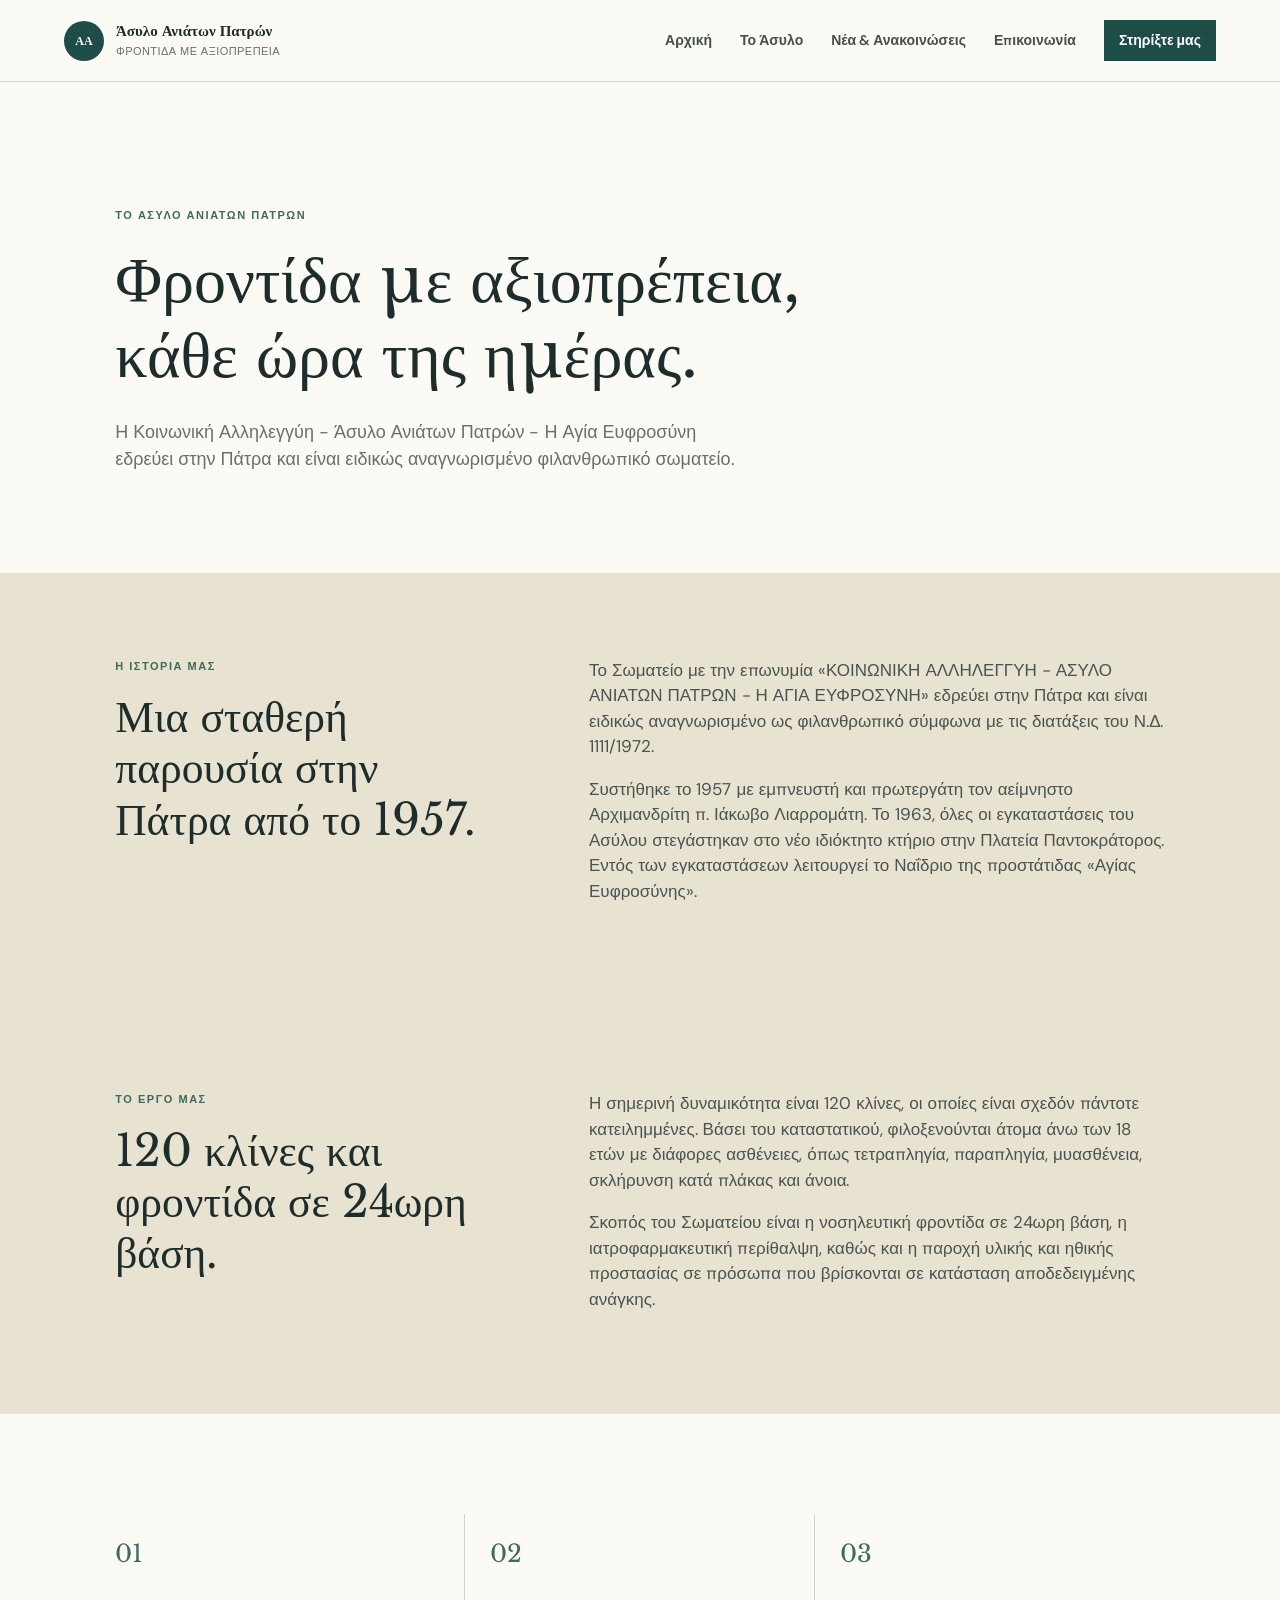
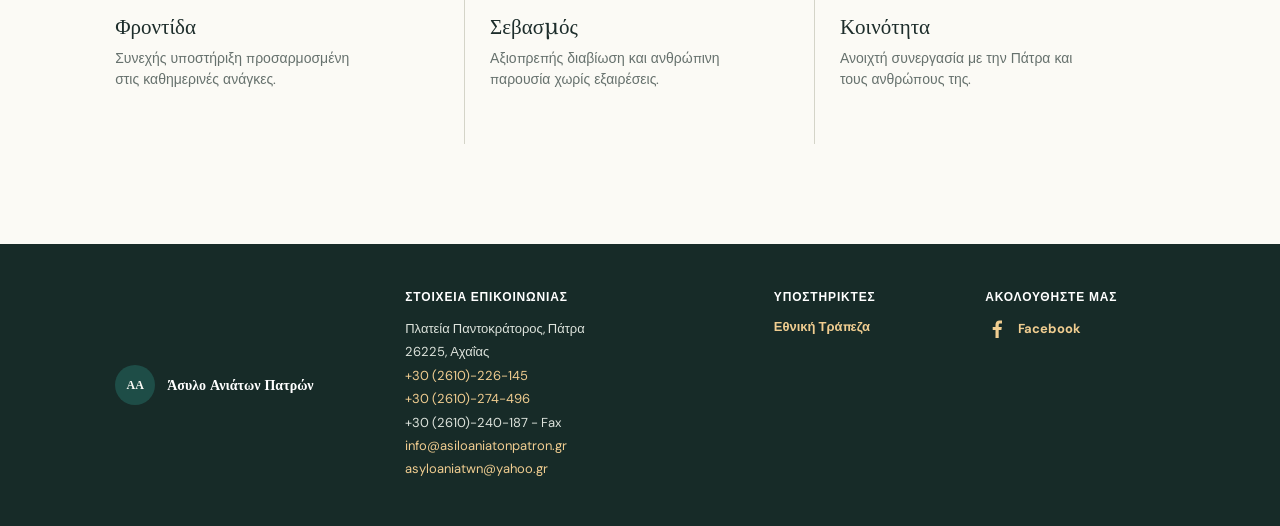
<file: about.html>
<!doctype html>
<html lang="el">
<head><meta charset="UTF-8" /><meta name="viewport" content="width=device-width, initial-scale=1.0" /><meta name="description" content="Το Άσυλο Ανιάτων Πατρών" /><title>Το Άσυλο | Άσυλο Ανιάτων Πατρών</title><link rel="preconnect" href="https://fonts.googleapis.com" /><link rel="preconnect" href="https://fonts.gstatic.com" crossorigin /><link href="https://fonts.googleapis.com/css2?family=DM+Sans:wght@400;500;600;700&family=Libre+Baskerville:wght@400;700&display=swap" rel="stylesheet" /><link rel="stylesheet" href="styles.css" /></head>
<body>
<header class="site-header"><a class="brand" href="index.html"><span class="brand-mark">ΑΑ</span><span>Άσυλο Ανιάτων Πατρών<small>Φροντίδα με αξιοπρέπεια</small></span></a><button class="nav-toggle" type="button" aria-label="Άνοιγμα μενού" aria-expanded="false"><span></span><span></span></button><nav class="main-nav" aria-label="Κύρια πλοήγηση"><a href="index.html">Αρχική</a><a class="active" href="about.html">Το Άσυλο</a><a href="news.html">Νέα & Ανακοινώσεις</a><a href="contact.html">Επικοινωνία</a><a class="nav-support" href="support.html">Στηρίξτε μας</a></nav></header>
<main><section class="page-hero"><p class="eyebrow">Το Άσυλο Ανιάτων Πατρών</p><h1>Φροντίδα με αξιοπρέπεια, κάθε ώρα της ημέρας.</h1><p>Η Κοινωνική Αλληλεγγύη - Άσυλο Ανιάτων Πατρών - Η Αγία Ευφροσύνη εδρεύει στην Πάτρα και είναι ειδικώς αναγνωρισμένο φιλανθρωπικό σωματείο.</p></section><section class="story-layout"><div><p class="eyebrow">Η ιστορία μας</p><h2>Μια σταθερή παρουσία στην Πάτρα από το 1957.</h2></div><div class="story-copy"><p>Το Σωματείο με την επωνυμία «ΚΟΙΝΩΝΙΚΗ ΑΛΛΗΛΕΓΓΥΗ - ΑΣΥΛΟ ΑΝΙΑΤΩΝ ΠΑΤΡΩΝ - Η ΑΓΙΑ ΕΥΦΡΟΣΥΝΗ» εδρεύει στην Πάτρα και είναι ειδικώς αναγνωρισμένο ως φιλανθρωπικό σύμφωνα με τις διατάξεις του Ν.Δ. 1111/1972.</p><p>Συστήθηκε το 1957 με εμπνευστή και πρωτεργάτη τον αείμνηστο Αρχιμανδρίτη π. Ιάκωβο Λιαρρομάτη. Το 1963, όλες οι εγκαταστάσεις του Ασύλου στεγάστηκαν στο νέο ιδιόκτητο κτήριο στην Πλατεία Παντοκράτορος. Εντός των εγκαταστάσεων λειτουργεί το Ναΐδριο της προστάτιδας «Αγίας Ευφροσύνης».</p></div></section><section class="story-layout"><div><p class="eyebrow">Το έργο μας</p><h2>120 κλίνες και φροντίδα σε 24ωρη βάση.</h2></div><div class="story-copy"><p>Η σημερινή δυναμικότητα είναι 120 κλίνες, οι οποίες είναι σχεδόν πάντοτε κατειλημμένες. Βάσει του καταστατικού, φιλοξενούνται άτομα άνω των 18 ετών με διάφορες ασθένειες, όπως τετραπληγία, παραπληγία, μυασθένεια, σκλήρυνση κατά πλάκας και άνοια.</p><p>Σκοπός του Σωματείου είναι η νοσηλευτική φροντίδα σε 24ωρη βάση, η ιατροφαρμακευτική περίθαλψη, καθώς και η παροχή υλικής και ηθικής προστασίας σε πρόσωπα που βρίσκονται σε κατάσταση αποδεδειγμένης ανάγκης.</p></div></section><section class="values"><article><span>01</span><h3>Φροντίδα</h3><p>Συνεχής υποστήριξη προσαρμοσμένη στις καθημερινές ανάγκες.</p></article><article><span>02</span><h3>Σεβασμός</h3><p>Αξιοπρεπής διαβίωση και ανθρώπινη παρουσία χωρίς εξαιρέσεις.</p></article><article><span>03</span><h3>Κοινότητα</h3><p>Ανοιχτή συνεργασία με την Πάτρα και τους ανθρώπους της.</p></article></section></main>
<footer><div class="footer-brand"><span class="brand-mark">ΑΑ</span><strong>Άσυλο Ανιάτων Πατρών</strong></div><div class="footer-column"><h2>Στοιχεία Επικοινωνίας</h2><address>Πλατεία Παντοκράτορος, Πάτρα<br />26225, Αχαΐας<br /><a href="tel:+302610226145">+30 (2610)-226-145</a><br /><a href="tel:+302610274496">+30 (2610)-274-496</a><br />+30 (2610)-240-187 - Fax<br /><a href="mailto:info@asiloaniatonpatron.gr">info@asiloaniatonpatron.gr</a><br /><a href="mailto:asyloaniatwn@yahoo.gr">asyloaniatwn@yahoo.gr</a></address></div><div class="footer-column"><h2>Υποστηρικτές</h2><a class="supporter-link" href="https://www.nbg.gr/" target="_blank" rel="noreferrer">Εθνική Τράπεζα</a></div><div class="footer-column"><h2>Ακολουθήστε μας</h2><a class="facebook-link" href="https://www.facebook.com/asiloaniatonpatron" target="_blank" rel="noreferrer" aria-label="Ακολουθήστε το Άσυλο Ανιάτων Πατρών στο Facebook"><svg viewBox="0 0 24 24" aria-hidden="true"><path d="M13.7 21v-8h2.7l.4-3.1h-3.1V7.9c0-.9.3-1.5 1.6-1.5h1.7V3.6c-.3 0-1.3-.1-2.4-.1-2.4 0-4.1 1.5-4.1 4.2v2.2H7.7V13h2.8v8h3.2Z" /></svg><span>Facebook</span></a></div></footer><script src="site.js"></script>
</body></html>
</file>
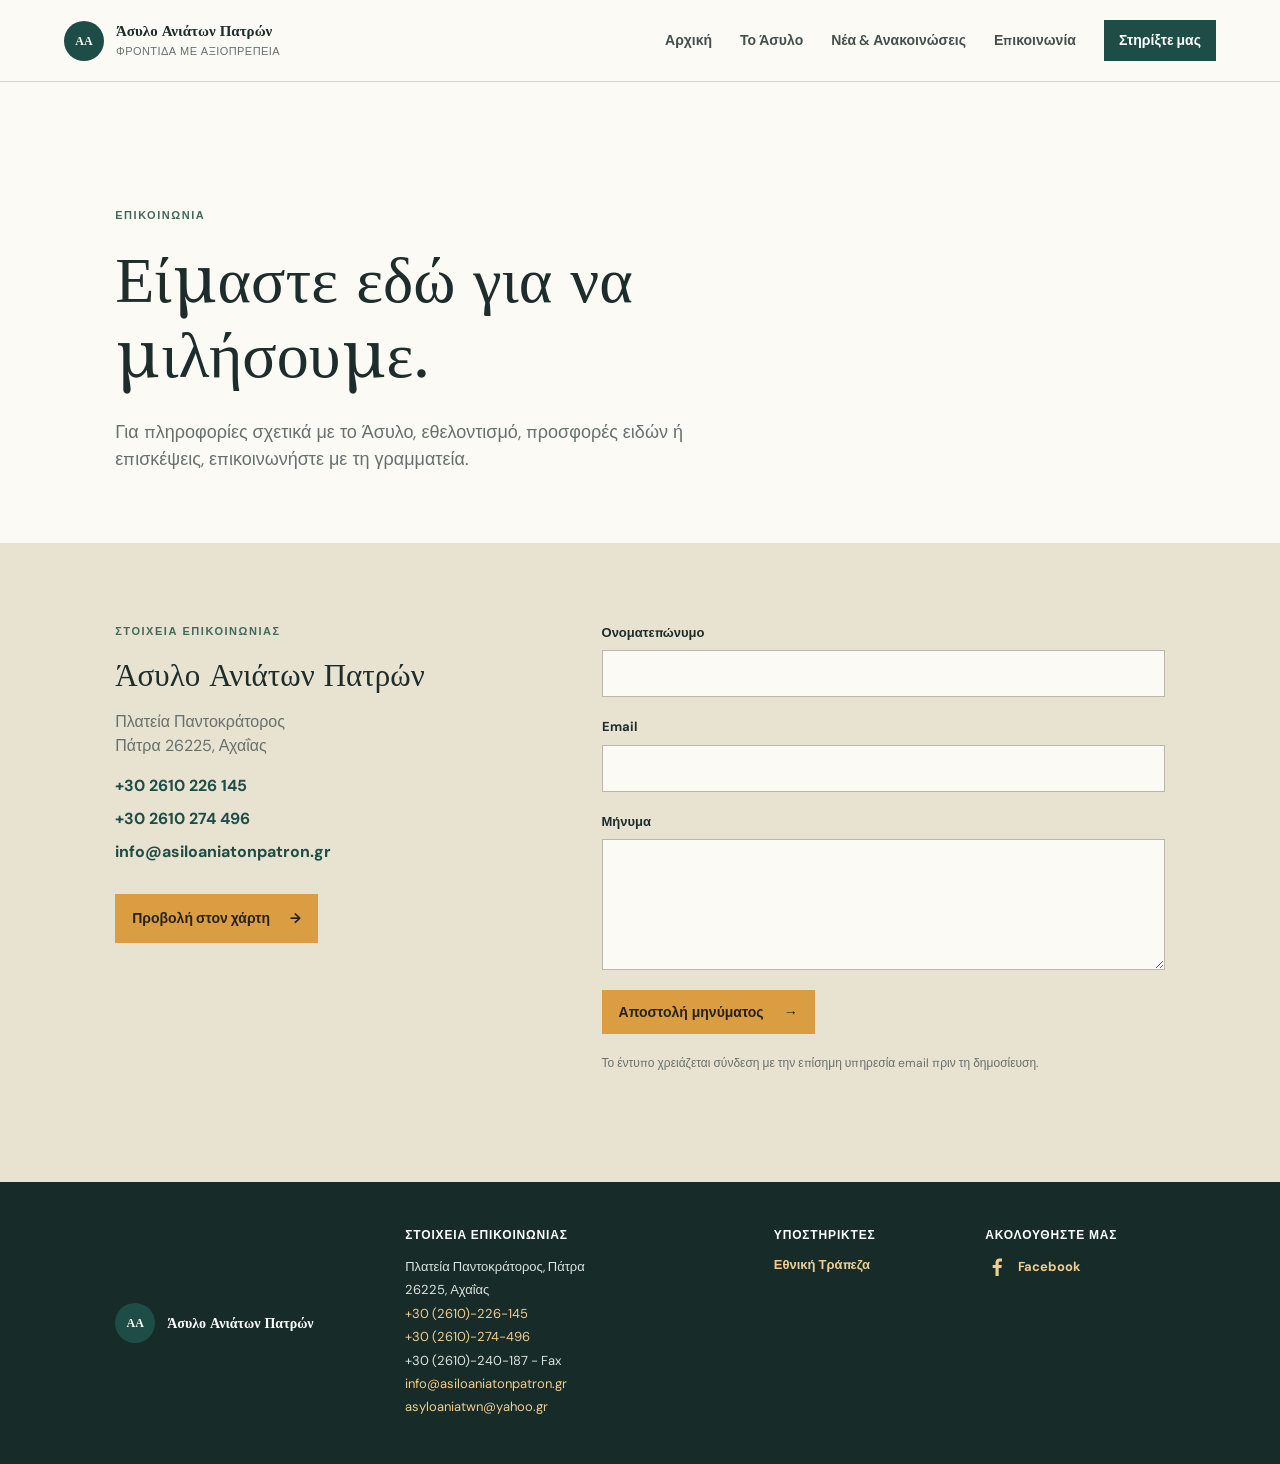
<file: contact.html>
<!doctype html>
<html lang="el">
<head><meta charset="UTF-8" /><meta name="viewport" content="width=device-width, initial-scale=1.0" /><meta name="description" content="Επικοινωνία με το Άσυλο Ανιάτων Πατρών" /><title>Επικοινωνία | Άσυλο Ανιάτων Πατρών</title><link rel="preconnect" href="https://fonts.googleapis.com" /><link rel="preconnect" href="https://fonts.gstatic.com" crossorigin /><link href="https://fonts.googleapis.com/css2?family=DM+Sans:wght@400;500;600;700&family=Libre+Baskerville:wght@400;700&display=swap" rel="stylesheet" /><link rel="stylesheet" href="styles.css" /></head>
<body>
<header class="site-header"><a class="brand" href="index.html"><span class="brand-mark">ΑΑ</span><span>Άσυλο Ανιάτων Πατρών<small>Φροντίδα με αξιοπρέπεια</small></span></a><button class="nav-toggle" type="button" aria-label="Άνοιγμα μενού" aria-expanded="false"><span></span><span></span></button><nav class="main-nav" aria-label="Κύρια πλοήγηση"><a href="index.html">Αρχική</a><a href="about.html">Το Άσυλο</a><a href="news.html">Νέα & Ανακοινώσεις</a><a class="active" href="contact.html">Επικοινωνία</a><a class="nav-support" href="support.html">Στηρίξτε μας</a></nav></header>
<main><section class="page-hero compact"><p class="eyebrow">Επικοινωνία</p><h1>Είμαστε εδώ για να μιλήσουμε.</h1><p>Για πληροφορίες σχετικά με το Άσυλο, εθελοντισμό, προσφορές ειδών ή επισκέψεις, επικοινωνήστε με τη γραμματεία.</p></section><section class="contact-layout"><div class="contact-details"><p class="eyebrow">Στοιχεία επικοινωνίας</p><h2>Άσυλο Ανιάτων Πατρών</h2><p>Πλατεία Παντοκράτορος<br />Πάτρα 26225, Αχαΐας</p><a href="tel:+302610226145">+30 2610 226 145</a><a href="tel:+302610274496">+30 2610 274 496</a><a href="mailto:info@asiloaniatonpatron.gr">info@asiloaniatonpatron.gr</a><a class="button button-primary" href="https://www.google.com/maps/search/?api=1&query=Πλατεία+Παντοκράτορος,+Πάτρα" target="_blank" rel="noreferrer">Προβολή στον χάρτη <span aria-hidden="true">→</span></a></div><form class="contact-form"><label>Ονοματεπώνυμο<input required name="name" autocomplete="name" /></label><label>Email<input required type="email" name="email" autocomplete="email" /></label><label>Μήνυμα<textarea required name="message" rows="5"></textarea></label><button class="button button-primary" type="submit">Αποστολή μηνύματος <span aria-hidden="true">→</span></button><p class="form-note">Το έντυπο χρειάζεται σύνδεση με την επίσημη υπηρεσία email πριν τη δημοσίευση.</p></form></section></main>
<footer><div class="footer-brand"><span class="brand-mark">ΑΑ</span><strong>Άσυλο Ανιάτων Πατρών</strong></div><div class="footer-column"><h2>Στοιχεία Επικοινωνίας</h2><address>Πλατεία Παντοκράτορος, Πάτρα<br />26225, Αχαΐας<br /><a href="tel:+302610226145">+30 (2610)-226-145</a><br /><a href="tel:+302610274496">+30 (2610)-274-496</a><br />+30 (2610)-240-187 - Fax<br /><a href="mailto:info@asiloaniatonpatron.gr">info@asiloaniatonpatron.gr</a><br /><a href="mailto:asyloaniatwn@yahoo.gr">asyloaniatwn@yahoo.gr</a></address></div><div class="footer-column"><h2>Υποστηρικτές</h2><a class="supporter-link" href="https://www.nbg.gr/" target="_blank" rel="noreferrer">Εθνική Τράπεζα</a></div><div class="footer-column"><h2>Ακολουθήστε μας</h2><a class="facebook-link" href="https://www.facebook.com/asiloaniatonpatron" target="_blank" rel="noreferrer" aria-label="Ακολουθήστε το Άσυλο Ανιάτων Πατρών στο Facebook"><svg viewBox="0 0 24 24" aria-hidden="true"><path d="M13.7 21v-8h2.7l.4-3.1h-3.1V7.9c0-.9.3-1.5 1.6-1.5h1.7V3.6c-.3 0-1.3-.1-2.4-.1-2.4 0-4.1 1.5-4.1 4.2v2.2H7.7V13h2.8v8h3.2Z" /></svg><span>Facebook</span></a></div></footer><script src="site.js"></script>
</body></html>
</file>
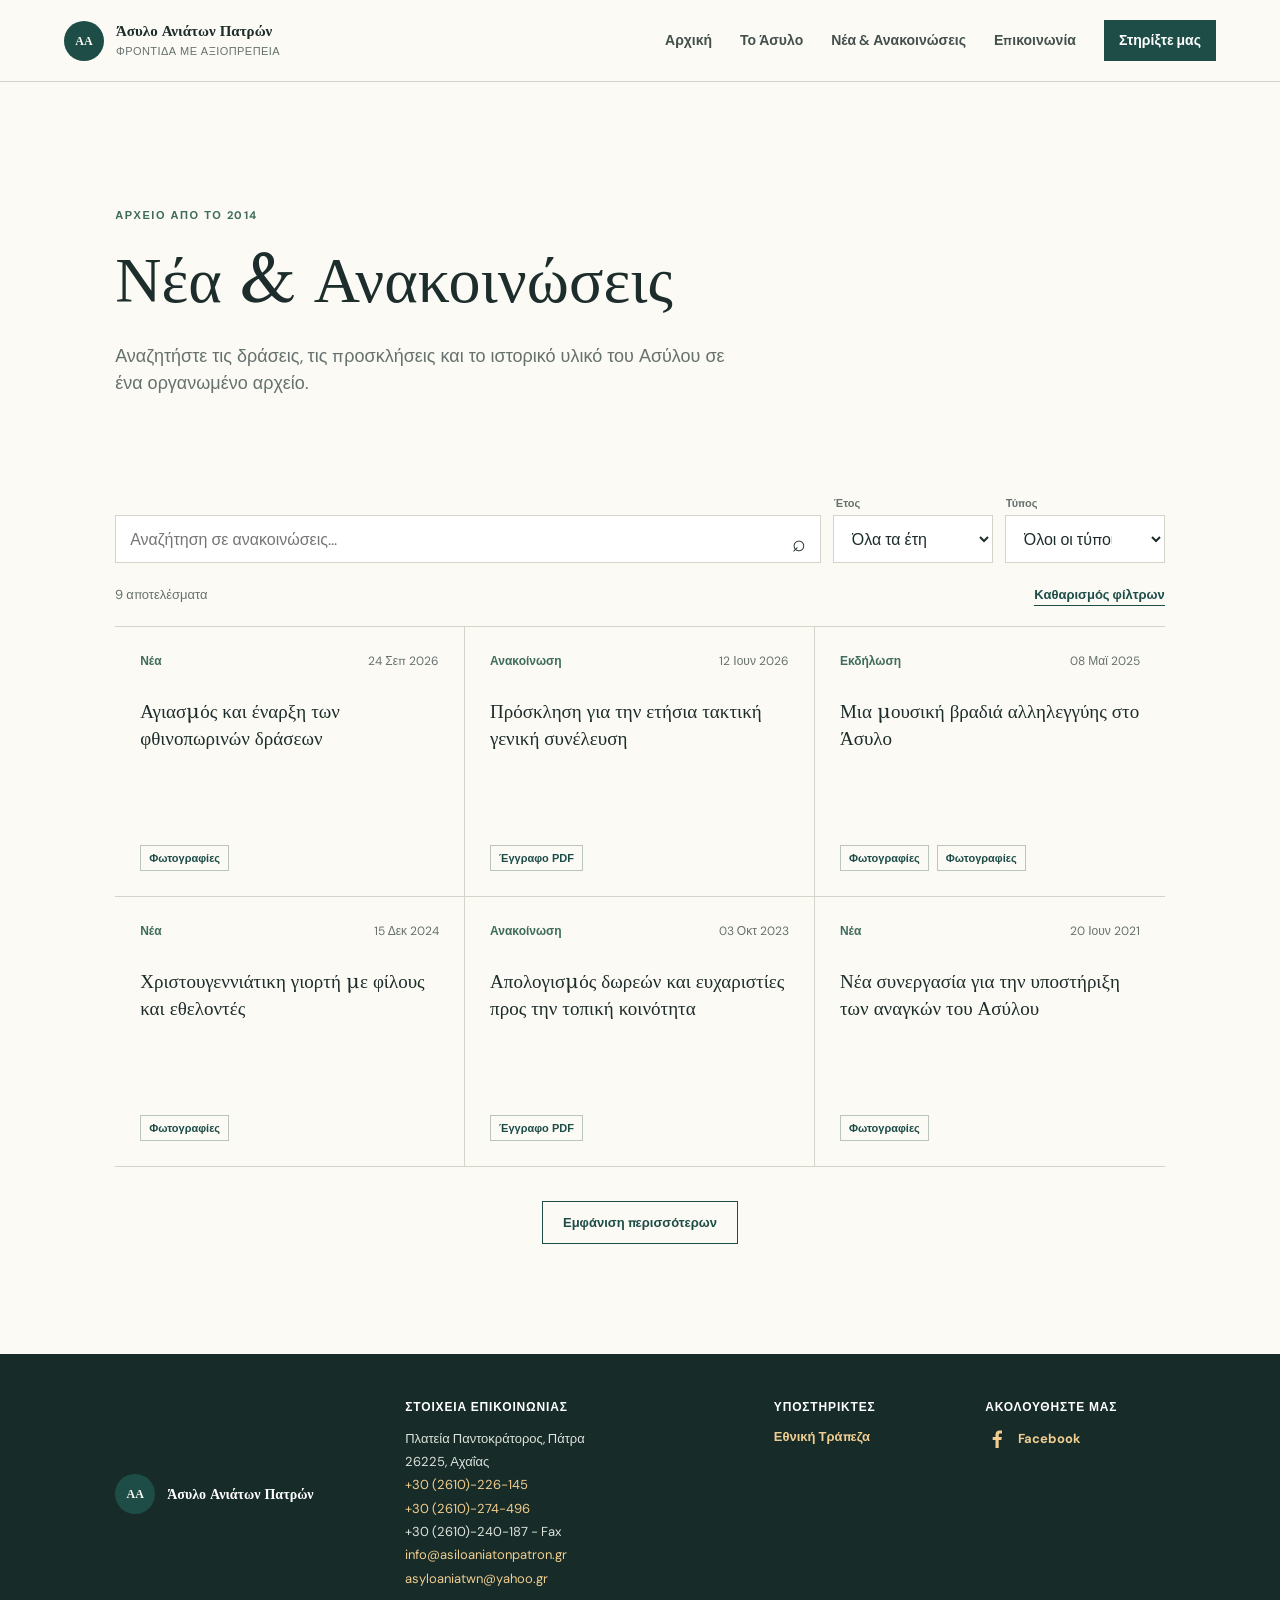
<file: news.html>
<!doctype html>
<html lang="el">
<head><meta charset="UTF-8" /><meta name="viewport" content="width=device-width, initial-scale=1.0" /><meta name="description" content="Νέα και ανακοινώσεις του Ασύλου Ανιάτων Πατρών" /><title>Νέα & Ανακοινώσεις | Άσυλο Ανιάτων Πατρών</title><link rel="preconnect" href="https://fonts.googleapis.com" /><link rel="preconnect" href="https://fonts.gstatic.com" crossorigin /><link href="https://fonts.googleapis.com/css2?family=DM+Sans:wght@400;500;600;700&family=Libre+Baskerville:wght@400;700&display=swap" rel="stylesheet" /><link rel="stylesheet" href="styles.css" /></head>
<body>
<header class="site-header"><a class="brand" href="index.html"><span class="brand-mark">ΑΑ</span><span>Άσυλο Ανιάτων Πατρών<small>Φροντίδα με αξιοπρέπεια</small></span></a><button class="nav-toggle" type="button" aria-label="Άνοιγμα μενού" aria-expanded="false"><span></span><span></span></button><nav class="main-nav" aria-label="Κύρια πλοήγηση"><a href="index.html">Αρχική</a><a href="about.html">Το Άσυλο</a><a class="active" href="news.html">Νέα & Ανακοινώσεις</a><a href="contact.html">Επικοινωνία</a><a class="nav-support" href="support.html">Στηρίξτε μας</a></nav></header>
<main><section class="page-hero compact"><p class="eyebrow">Αρχείο από το 2014</p><h1>Νέα & Ανακοινώσεις</h1><p>Αναζητήστε τις δράσεις, τις προσκλήσεις και το ιστορικό υλικό του Ασύλου σε ένα οργανωμένο αρχείο.</p></section><section class="archive-page"><div class="archive-toolbar"><label class="search-field"><span class="sr-only">Αναζήτηση στο αρχείο</span><input id="news-search" type="search" placeholder="Αναζήτηση σε ανακοινώσεις..." /><span aria-hidden="true">⌕</span></label><label class="select-field"><span>Έτος</span><select id="year-filter"><option value="all">Όλα τα έτη</option></select></label><label class="select-field"><span>Τύπος</span><select id="type-filter"><option value="all">Όλοι οι τύποι</option><option value="Νέα">Νέα</option><option value="Ανακοίνωση">Ανακοινώσεις</option><option value="Εκδήλωση">Εκδηλώσεις</option></select></label></div><div class="archive-summary"><span id="result-count"></span><button id="clear-filters" type="button">Καθαρισμός φίλτρων</button></div><div class="news-grid" id="news-list"></div><button class="load-more" id="load-more" type="button">Εμφάνιση περισσότερων</button></section></main>
<footer><div class="footer-brand"><span class="brand-mark">ΑΑ</span><strong>Άσυλο Ανιάτων Πατρών</strong></div><div class="footer-column"><h2>Στοιχεία Επικοινωνίας</h2><address>Πλατεία Παντοκράτορος, Πάτρα<br />26225, Αχαΐας<br /><a href="tel:+302610226145">+30 (2610)-226-145</a><br /><a href="tel:+302610274496">+30 (2610)-274-496</a><br />+30 (2610)-240-187 - Fax<br /><a href="mailto:info@asiloaniatonpatron.gr">info@asiloaniatonpatron.gr</a><br /><a href="mailto:asyloaniatwn@yahoo.gr">asyloaniatwn@yahoo.gr</a></address></div><div class="footer-column"><h2>Υποστηρικτές</h2><a class="supporter-link" href="https://www.nbg.gr/" target="_blank" rel="noreferrer">Εθνική Τράπεζα</a></div><div class="footer-column"><h2>Ακολουθήστε μας</h2><a class="facebook-link" href="https://www.facebook.com/asiloaniatonpatron" target="_blank" rel="noreferrer" aria-label="Ακολουθήστε το Άσυλο Ανιάτων Πατρών στο Facebook"><svg viewBox="0 0 24 24" aria-hidden="true"><path d="M13.7 21v-8h2.7l.4-3.1h-3.1V7.9c0-.9.3-1.5 1.6-1.5h1.7V3.6c-.3 0-1.3-.1-2.4-.1-2.4 0-4.1 1.5-4.1 4.2v2.2H7.7V13h2.8v8h3.2Z" /></svg><span>Facebook</span></a></div></footer><dialog id="attachment-dialog"><button class="dialog-close" type="button" aria-label="Κλείσιμο">×</button><div id="dialog-content"></div></dialog><script src="news.js"></script><script src="site.js"></script>
</body></html>
</file>
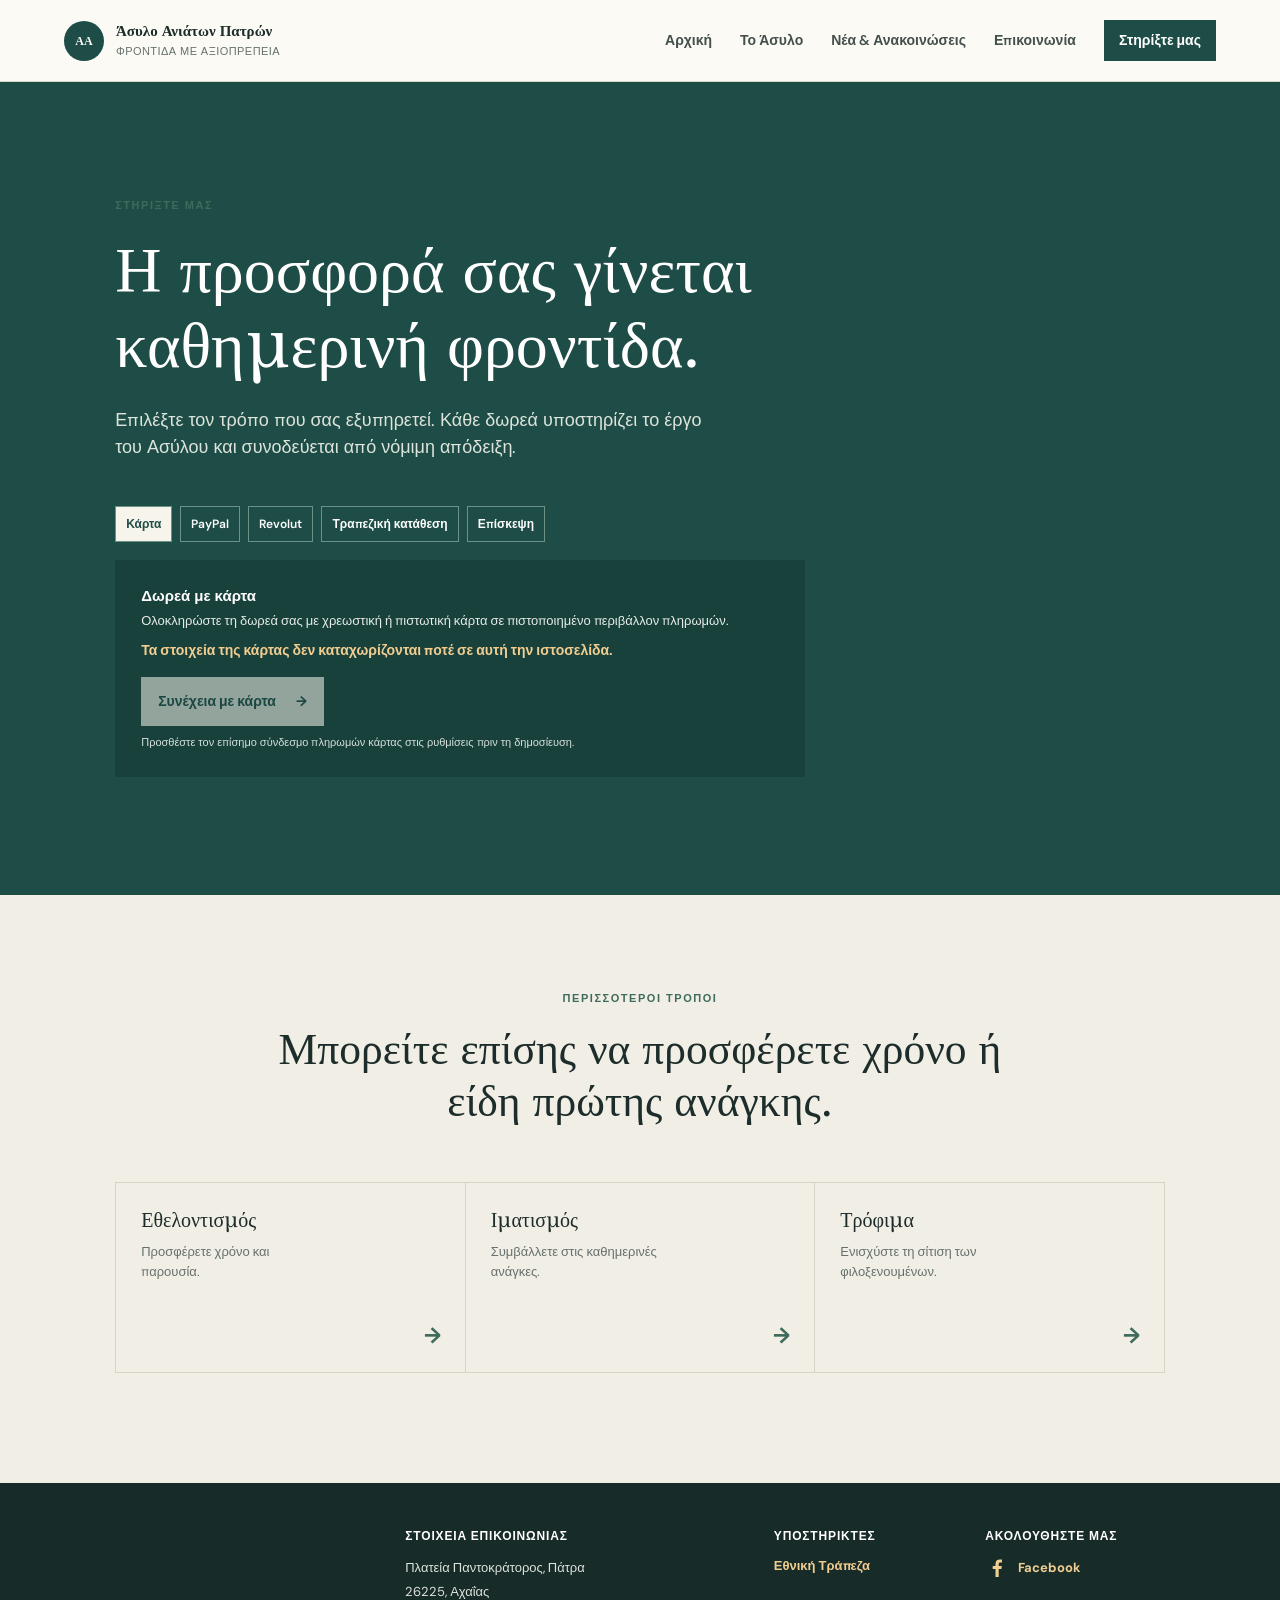
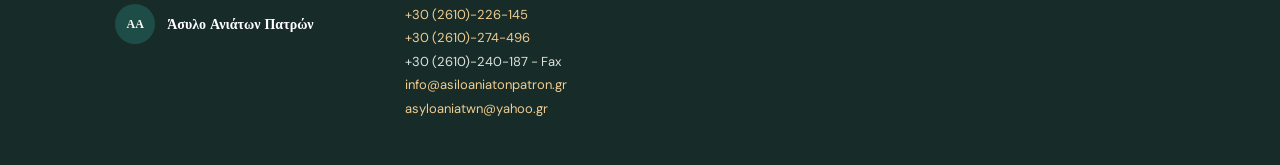
<file: support.html>
<!doctype html>
<html lang="el">
<head><meta charset="UTF-8" /><meta name="viewport" content="width=device-width, initial-scale=1.0" /><meta name="description" content="Στηρίξτε το Άσυλο Ανιάτων Πατρών" /><title>Στηρίξτε μας | Άσυλο Ανιάτων Πατρών</title><link rel="preconnect" href="https://fonts.googleapis.com" /><link rel="preconnect" href="https://fonts.gstatic.com" crossorigin /><link href="https://fonts.googleapis.com/css2?family=DM+Sans:wght@400;500;600;700&family=Libre+Baskerville:wght@400;700&display=swap" rel="stylesheet" /><link rel="stylesheet" href="styles.css" /></head>
<body>
<header class="site-header"><a class="brand" href="index.html"><span class="brand-mark">ΑΑ</span><span>Άσυλο Ανιάτων Πατρών<small>Φροντίδα με αξιοπρέπεια</small></span></a><button class="nav-toggle" type="button" aria-label="Άνοιγμα μενού" aria-expanded="false"><span></span><span></span></button><nav class="main-nav" aria-label="Κύρια πλοήγηση"><a href="index.html">Αρχική</a><a href="about.html">Το Άσυλο</a><a href="news.html">Νέα & Ανακοινώσεις</a><a href="contact.html">Επικοινωνία</a><a class="nav-support" href="support.html">Στηρίξτε μας</a></nav></header>
<main><section class="support-page"><div><p class="eyebrow">Στηρίξτε μας</p><h1>Η προσφορά σας γίνεται καθημερινή φροντίδα.</h1><p>Επιλέξτε τον τρόπο που σας εξυπηρετεί. Κάθε δωρεά υποστηρίζει το έργο του Ασύλου και συνοδεύεται από νόμιμη απόδειξη.</p></div><div class="donation-methods" role="tablist" aria-label="Τρόποι δωρεάς"><button class="donation-tab active" type="button" role="tab" aria-selected="true" data-method="card">Κάρτα</button><button class="donation-tab" type="button" role="tab" aria-selected="false" data-method="paypal">PayPal</button><button class="donation-tab" type="button" role="tab" aria-selected="false" data-method="revolut">Revolut</button><button class="donation-tab" type="button" role="tab" aria-selected="false" data-method="bank">Τραπεζική κατάθεση</button><button class="donation-tab" type="button" role="tab" aria-selected="false" data-method="visit">Επίσκεψη</button></div><div class="donation-panel donation-panel-page" id="donation-details"></div></section><section class="ways support-ways"><p class="eyebrow">Περισσότεροι τρόποι</p><h2>Μπορείτε επίσης να προσφέρετε χρόνο ή είδη πρώτης ανάγκης.</h2><div class="ways-grid"><a href="contact.html"><strong>Εθελοντισμός</strong><span>Προσφέρετε χρόνο και παρουσία.</span><b>→</b></a><a href="contact.html"><strong>Ιματισμός</strong><span>Συμβάλλετε στις καθημερινές ανάγκες.</span><b>→</b></a><a href="contact.html"><strong>Τρόφιμα</strong><span>Ενισχύστε τη σίτιση των φιλοξενουμένων.</span><b>→</b></a></div></section></main>
<footer><div class="footer-brand"><span class="brand-mark">ΑΑ</span><strong>Άσυλο Ανιάτων Πατρών</strong></div><div class="footer-column"><h2>Στοιχεία Επικοινωνίας</h2><address>Πλατεία Παντοκράτορος, Πάτρα<br />26225, Αχαΐας<br /><a href="tel:+302610226145">+30 (2610)-226-145</a><br /><a href="tel:+302610274496">+30 (2610)-274-496</a><br />+30 (2610)-240-187 - Fax<br /><a href="mailto:info@asiloaniatonpatron.gr">info@asiloaniatonpatron.gr</a><br /><a href="mailto:asyloaniatwn@yahoo.gr">asyloaniatwn@yahoo.gr</a></address></div><div class="footer-column"><h2>Υποστηρικτές</h2><a class="supporter-link" href="https://www.nbg.gr/" target="_blank" rel="noreferrer">Εθνική Τράπεζα</a></div><div class="footer-column"><h2>Ακολουθήστε μας</h2><a class="facebook-link" href="https://www.facebook.com/asiloaniatonpatron" target="_blank" rel="noreferrer" aria-label="Ακολουθήστε το Άσυλο Ανιάτων Πατρών στο Facebook"><svg viewBox="0 0 24 24" aria-hidden="true"><path d="M13.7 21v-8h2.7l.4-3.1h-3.1V7.9c0-.9.3-1.5 1.6-1.5h1.7V3.6c-.3 0-1.3-.1-2.4-.1-2.4 0-4.1 1.5-4.1 4.2v2.2H7.7V13h2.8v8h3.2Z" /></svg><span>Facebook</span></a></div></footer><script src="donations.js"></script><script src="site.js"></script>
</body></html>
</file>
<file: styles.css>
:root {
  --ink: #1d2d2b;
  --pine: #1e4d47;
  --moss: #3e6b5b;
  --paper: #fbfaf5;
  --sand: #e8e2d1;
  --sun: #db9d42;
  --line: #d4d4c8;
  --muted: #66716d;
}
* { box-sizing: border-box; }
html { scroll-behavior: smooth; }
body { margin: 0; background: var(--paper); color: var(--ink); font-family: "DM Sans", sans-serif; font-size: 16px; line-height: 1.5; }
a { color: inherit; text-decoration: none; }
.site-header { min-height: 82px; display: flex; align-items: center; justify-content: space-between; padding: 16px max(5vw, 28px); border-bottom: 1px solid var(--line); background: rgba(251, 250, 245, .96); position: sticky; top: 0; z-index: 10; backdrop-filter: blur(10px); }
.brand { display: flex; align-items: center; gap: 12px; font: 700 15px/1.1 "Libre Baskerville", serif; }
.brand small { display: block; margin-top: 5px; color: var(--muted); font: 500 11px "DM Sans", sans-serif; letter-spacing: .04em; text-transform: uppercase; }
.brand-mark { display: grid; place-items: center; width: 40px; height: 40px; color: var(--paper); background: var(--pine); border-radius: 50%; font: 700 12px "Libre Baskerville", serif; }
.main-nav { display: flex; gap: 28px; align-items: center; font-size: 14px; font-weight: 600; }
.main-nav > a:not(.nav-support) { color: #43504c; }
.main-nav > a:hover { color: var(--pine); }
.nav-support { padding: 10px 15px; color: white; background: var(--pine); }
.nav-toggle { display: none; border: 0; padding: 10px; background: none; }
.nav-toggle span { display: block; width: 22px; height: 2px; margin: 5px; background: var(--ink); }
.hero { display: grid; grid-template-columns: 1.02fr .98fr; min-height: 630px; }
.hero-copy { padding: clamp(70px, 11vw, 160px) 9vw; align-self: center; }
.eyebrow { margin: 0 0 18px; color: var(--moss); font-weight: 700; font-size: 11px; letter-spacing: .14em; text-transform: uppercase; }
h1, h2 { margin: 0; font-family: "Libre Baskerville", serif; font-weight: 400; line-height: 1.18; letter-spacing: 0; }
h1 { max-width: 570px; font-size: clamp(40px, 5vw, 72px); }
h2 { font-size: clamp(30px, 3.4vw, 48px); }
.hero-text { max-width: 500px; margin: 28px 0; color: #4d5955; font-size: 18px; }
.hero-actions { display: flex; align-items: center; gap: 28px; flex-wrap: wrap; }
.button { display: inline-flex; align-items: center; gap: 20px; padding: 14px 17px; font-weight: 700; font-size: 14px; transition: transform .2s, background .2s; }
.button:hover { transform: translateY(-2px); }
.button-primary { background: var(--sun); color: #25221d; }
.text-link { border-bottom: 1px solid var(--ink); padding: 5px 0; font-size: 14px; font-weight: 700; }
.hero-media { position: relative; min-height: 420px; overflow: hidden; }
.hero-media img, .support-media img { width: 100%; height: 100%; object-fit: cover; display: block; }
.hero-caption { position: absolute; bottom: 0; left: 0; display: flex; flex-direction: column; padding: 23px 28px; background: var(--pine); color: white; }
.hero-caption strong { font: 400 24px "Libre Baskerville", serif; }.hero-caption span { margin-top: 4px; font-size: 12px; }
.impact { display: grid; grid-template-columns: repeat(3, 1fr); padding: 32px 9vw; background: var(--sand); gap: 38px; }.impact div { display: flex; gap: 16px; }.impact span { color: var(--moss); font: 400 24px "Libre Baskerville", serif; }.impact p { margin: 0; max-width: 240px; font-size: 14px; }
.news-section, .ways { padding: 110px 9vw; }.section-heading { display: flex; justify-content: space-between; gap: 50px; align-items: end; }.section-intro { max-width: 350px; margin: 0; color: var(--muted); }
.archive-toolbar { display: grid; grid-template-columns: minmax(230px, 1fr) 160px 160px; gap: 12px; margin-top: 48px; }.search-field, .select-field { position: relative; min-height: 48px; border: 1px solid var(--line); background: #fff; }.search-field input, .select-field select { width: 100%; height: 100%; border: 0; outline: 0; padding: 0 36px 0 14px; background: transparent; color: var(--ink); font: inherit; }.search-field span { position: absolute; right: 14px; top: 10px; font-size: 23px; pointer-events: none; }.select-field span { position: absolute; top: -21px; font-size: 11px; color: var(--muted); font-weight: 700; }
.archive-summary { display: flex; justify-content: space-between; margin: 22px 0 20px; color: var(--muted); font-size: 13px; }.archive-summary button { padding: 0; border: 0; border-bottom: 1px solid; background: none; color: var(--pine); font: inherit; font-weight: 700; cursor: pointer; }
.news-grid { display: grid; grid-template-columns: repeat(3, 1fr); border-top: 1px solid var(--line); }.news-card { display: flex; min-height: 270px; flex-direction: column; justify-content: space-between; padding: 25px; border-right: 1px solid var(--line); border-bottom: 1px solid var(--line); background: var(--paper); transition: background .2s; }.news-card:hover { background: #f0ecdf; }.news-card:nth-child(3n) { border-right: 0; }.news-meta { display: flex; justify-content: space-between; color: var(--muted); font-size: 12px; }.tag { color: var(--moss); font-weight: 700; }.news-card h3 { margin: 28px 0 auto; font: 400 19px/1.45 "Libre Baskerville", serif; }.attachments { display: flex; gap: 8px; flex-wrap: wrap; margin-top: 20px; }.attachment { padding: 6px 8px; border: 1px solid #bbc5bd; background: transparent; color: var(--pine); font-size: 11px; font-weight: 700; cursor: pointer; }.load-more { display: block; margin: 34px auto 0; padding: 12px 20px; border: 1px solid var(--pine); background: transparent; color: var(--pine); font: 700 13px "DM Sans", sans-serif; cursor: pointer; }.load-more[hidden] { display: none; }
.support { display: grid; grid-template-columns: 1fr 1fr; background: var(--pine); color: white; }.support-media { min-height: 650px; }.support-copy { padding: 90px 9vw 80px 70px; }.support-copy .eyebrow { color: #f1cd90; }.support-copy h2 { max-width: 490px; }.support-copy > p:not(.eyebrow) { max-width: 500px; margin: 26px 0 32px; color: #dce4db; }.donation-methods { display: flex; gap: 8px; flex-wrap: wrap; }.donation-tab { border: 1px solid #6e9185; padding: 9px 10px; color: white; background: transparent; font: 600 12px "DM Sans", sans-serif; cursor: pointer; }.donation-tab.active { color: var(--pine); background: #f7f5eb; }.donation-panel { min-height: 116px; margin: 18px 0; padding: 16px; background: rgba(0,0,0,.16); }.donation-panel h3 { margin: 0 0 5px; font: 600 15px "DM Sans", sans-serif; }.donation-panel p { margin: 0; color: #e5ece7; font-size: 13px; }.donation-panel strong { display: block; margin-top: 10px; color: #f1cd90; font-size: 14px; }.button-light { margin-top: 16px; border: 0; background: #f7f5eb; color: var(--pine); cursor: pointer; }.payment-action.is-unavailable { cursor: not-allowed; opacity: .55; }.setup-note { display: block; margin-top: 9px; color: #d5e0da; font-size: 11px; line-height: 1.45; }
.ways { background: #f1eee5; text-align: center; }.ways h2 { max-width: 760px; margin: auto; }.ways-grid { display: grid; grid-template-columns: repeat(3, 1fr); margin-top: 55px; border-top: 1px solid var(--line); border-left: 1px solid var(--line); text-align: left; }.ways-grid a { position: relative; min-height: 190px; padding: 25px; border-right: 1px solid var(--line); border-bottom: 1px solid var(--line); }.ways-grid strong, .ways-grid span { display: block; }.ways-grid strong { font: 400 20px "Libre Baskerville", serif; }.ways-grid span { max-width: 170px; margin-top: 10px; color: var(--muted); font-size: 13px; }.ways-grid b { position: absolute; right: 24px; bottom: 20px; color: var(--moss); font-size: 22px; }
.main-nav .active { color: var(--pine); }.page-hero { max-width: 980px; padding: 125px 9vw 100px; }.page-hero h1 { max-width: 800px; }.page-hero > p:last-child { max-width: 620px; margin: 26px 0 0; color: var(--muted); font-size: 18px; }.page-hero.compact { padding-bottom: 70px; }.story-layout { display: grid; grid-template-columns: .8fr 1.2fr; gap: 90px; padding: 85px 9vw; background: var(--sand); }.story-layout h2 { max-width: 400px; }.story-copy { max-width: 600px; color: #485450; font-size: 17px; }.story-copy p:first-child { margin-top: 0; }.values { display: grid; grid-template-columns: repeat(3, 1fr); padding: 100px 9vw; }.values article { min-height: 230px; padding: 25px; border-right: 1px solid var(--line); }.values article:first-child { padding-left: 0; }.values article:last-child { border-right: 0; }.values span { color: var(--moss); font: 400 24px "Libre Baskerville", serif; }.values h3 { margin: 45px 0 8px; font: 400 21px "Libre Baskerville", serif; }.values p { margin: 0; max-width: 235px; color: var(--muted); font-size: 14px; }.archive-page { padding: 0 9vw 110px; }.support-page { padding: 115px 9vw 100px; background: var(--pine); color: white; }.support-page > div:first-child { max-width: 720px; }.support-page h1 { max-width: 720px; }.support-page > div:first-child > p:last-child { max-width: 590px; margin: 24px 0 45px; color: #dce4db; font-size: 18px; }.support-page .donation-panel { max-width: 690px; }.donation-panel-page { padding: 26px; }.support-ways { padding-top: 95px; }.contact-layout { display: grid; grid-template-columns: .85fr 1.15fr; gap: 70px; padding: 80px 9vw 110px; background: var(--sand); }.contact-details h2 { font-size: 31px; }.contact-details > p:not(.eyebrow) { color: var(--muted); }.contact-details > a:not(.button) { display: block; margin-top: 9px; color: var(--pine); font-weight: 700; }.contact-details .button { margin-top: 30px; }.contact-form { display: grid; gap: 20px; }.contact-form label { color: var(--ink); font-size: 13px; font-weight: 700; }.contact-form input, .contact-form textarea { display: block; width: 100%; margin-top: 8px; padding: 12px; border: 1px solid #bbb6a8; background: var(--paper); color: var(--ink); font: 16px "DM Sans", sans-serif; resize: vertical; }.contact-form .button { justify-self: start; border: 0; cursor: pointer; }.form-note { margin: 0; color: var(--muted); font-size: 12px; }.empty-results { padding: 28px; color: var(--muted); }
.home-routes { padding: 105px 9vw; background: #f1eee5; }.home-routes-grid { display: grid; grid-template-columns: repeat(3, 1fr); margin-top: 52px; border-top: 1px solid var(--line); border-left: 1px solid var(--line); }.home-routes-grid a { position: relative; min-height: 245px; padding: 26px; border-right: 1px solid var(--line); border-bottom: 1px solid var(--line); transition: background .2s; }.home-routes-grid a:hover { background: #e8e2d1; }.home-routes-grid span { color: var(--moss); font: 400 24px "Libre Baskerville", serif; }.home-routes-grid h3 { margin: 50px 0 8px; font: 400 20px "Libre Baskerville", serif; }.home-routes-grid p { max-width: 220px; margin: 0; color: var(--muted); font-size: 14px; }.home-routes-grid b { position: absolute; right: 25px; bottom: 20px; color: var(--moss); font-size: 22px; }
footer { display: grid; grid-template-columns: 1.15fr 1.5fr .8fr .8fr; gap: 32px; padding: 45px 9vw; background: #172b28; color: #dde3dc; font-size: 13px; }footer .footer-brand { display: flex; gap: 12px; align-items: center; color: white; font: 400 14px "Libre Baskerville", serif; }footer .footer-column h2 { margin: 0 0 12px; color: #fff; font: 600 12px "DM Sans", sans-serif; letter-spacing: .07em; text-transform: uppercase; }footer address { font-style: normal; line-height: 1.8; }footer a { color: #f0cd90; }footer p { margin: 0; color: #9eafa8; font-size: 12px; }.supporter-link { font-weight: 700; }.facebook-link { display: inline-flex; align-items: center; gap: 9px; font-weight: 700; }.facebook-link svg { width: 24px; height: 24px; fill: currentColor; }
dialog { max-width: min(560px, calc(100vw - 32px)); border: 0; padding: 35px; color: var(--ink); box-shadow: 0 20px 80px rgba(0,0,0,.3); }dialog::backdrop { background: rgba(12, 29, 26, .65); }.dialog-close { position: absolute; right: 12px; top: 8px; border: 0; background: transparent; font-size: 28px; cursor: pointer; }#dialog-content h2 { font-size: 25px; margin-bottom: 16px; }#dialog-content p { color: var(--muted); }.sr-only { position: absolute; width: 1px; height: 1px; padding: 0; overflow: hidden; clip: rect(0,0,0,0); white-space: nowrap; border: 0; }
@media (max-width: 800px) { .site-header { padding: 12px 24px; }.main-nav { display: none; position: absolute; left: 0; right: 0; top: 68px; flex-direction: column; align-items: stretch; gap: 0; padding: 12px 24px 24px; background: var(--paper); border-bottom: 1px solid var(--line); }.main-nav.open { display: flex; }.main-nav a { padding: 13px 0; }.nav-support { text-align: center; margin-top: 8px; }.nav-toggle { display: block; }.hero, .support { grid-template-columns: 1fr; }.hero-copy { padding: 75px 7vw 60px; }.hero-media { min-height: 380px; }.impact { grid-template-columns: 1fr; padding: 30px 7vw; gap: 20px; }.news-section, .ways { padding: 72px 7vw; }.section-heading { display: block; }.section-intro { margin-top: 20px; }.archive-toolbar { grid-template-columns: 1fr 1fr; margin-top: 42px; }.search-field { grid-column: 1 / -1; }.news-grid { grid-template-columns: 1fr; }.news-card, .news-card:nth-child(3n) { min-height: 220px; border-right: 0; }.support-media { min-height: 380px; }.support-copy { padding: 65px 7vw; }.ways-grid { grid-template-columns: 1fr; }.ways-grid a { min-height: 145px; }.story-layout, .contact-layout { grid-template-columns: 1fr; gap: 35px; padding: 70px 7vw; }.values { grid-template-columns: 1fr; padding: 70px 7vw; }.values article, .values article:first-child { min-height: 150px; padding: 22px 0; border-right: 0; border-bottom: 1px solid var(--line); }.values article:last-child { border-bottom: 0; }.values h3 { margin-top: 20px; }.page-hero, .support-page { padding: 85px 7vw 70px; }.archive-page { padding: 0 7vw 72px; }footer { grid-template-columns: 1fr; gap: 22px; padding: 42px 7vw; } }
@media (max-width: 430px) { .brand { font-size: 13px; }.brand-mark { width: 36px; height: 36px; }.archive-toolbar { grid-template-columns: 1fr; }.select-field { margin-top: 9px; }.hero-actions { align-items: flex-start; flex-direction: column; gap: 18px; }.support-copy { padding-bottom: 55px; } }
</file>
